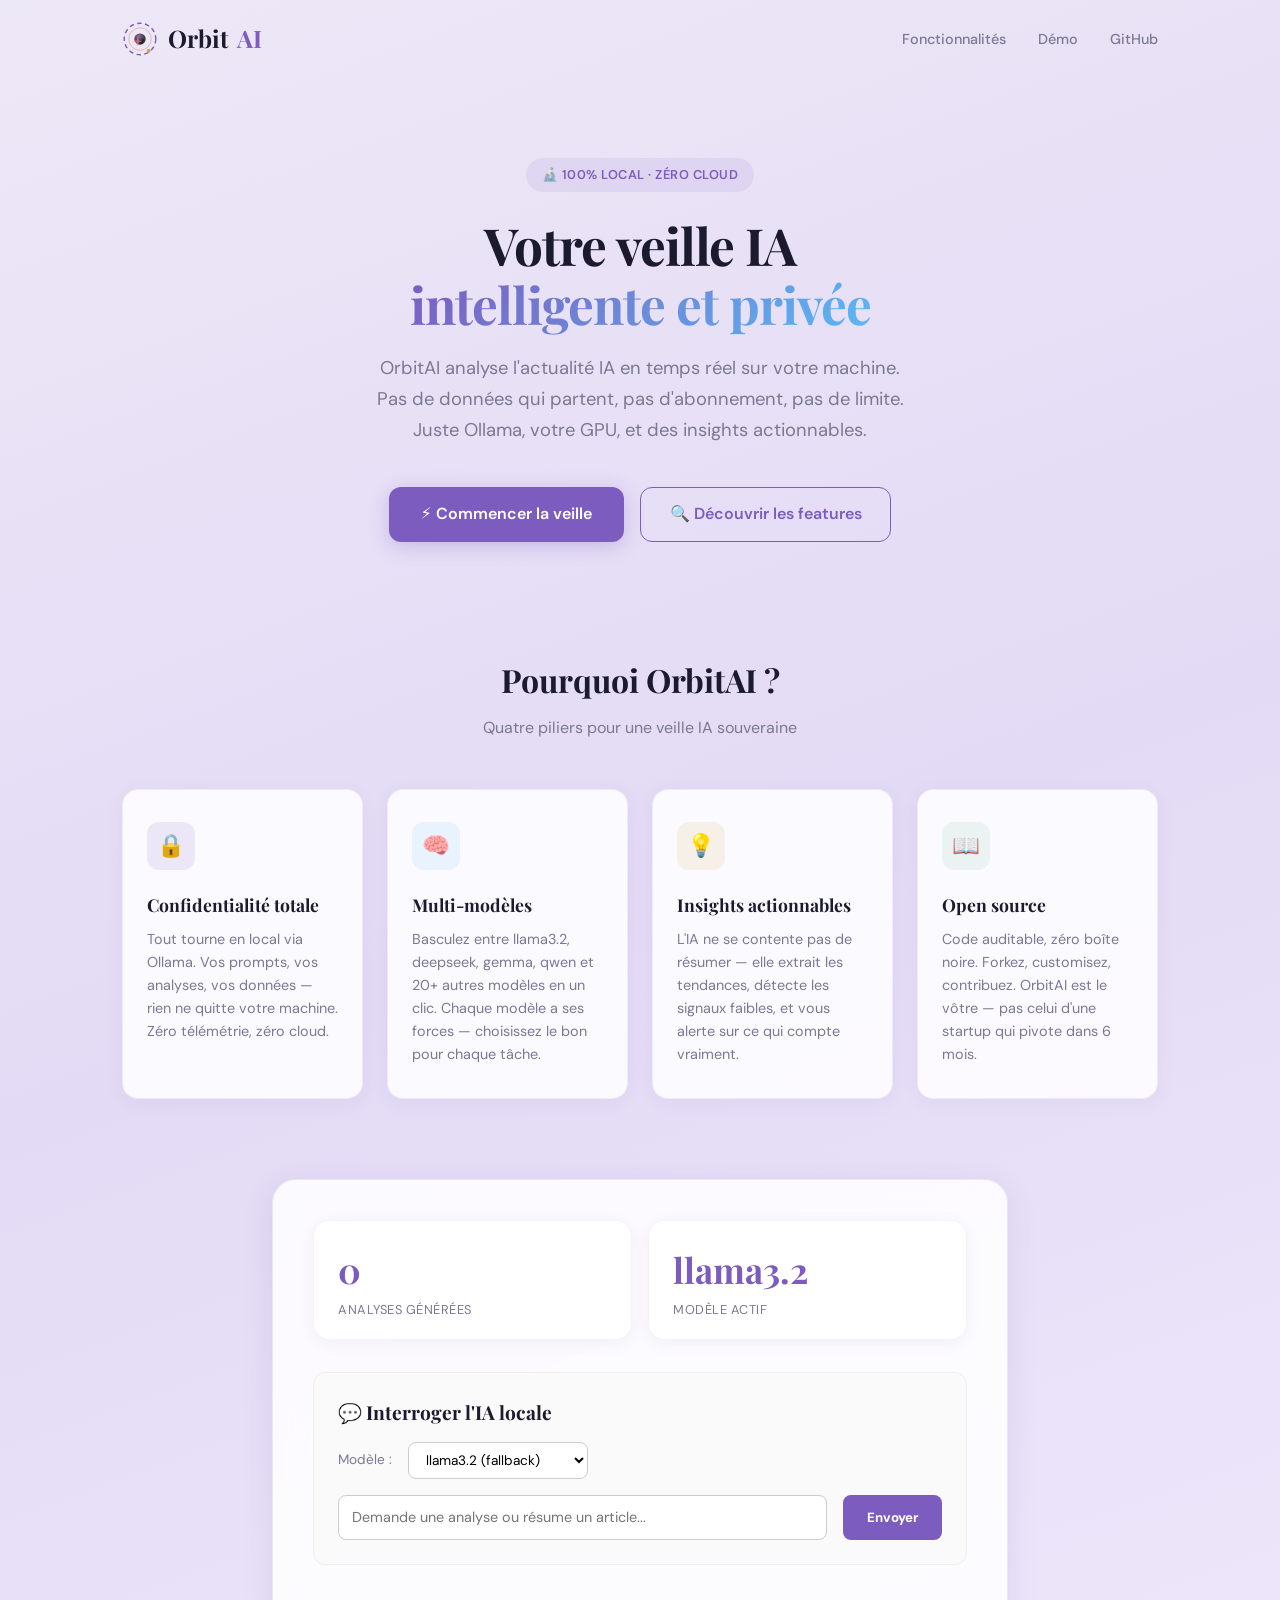
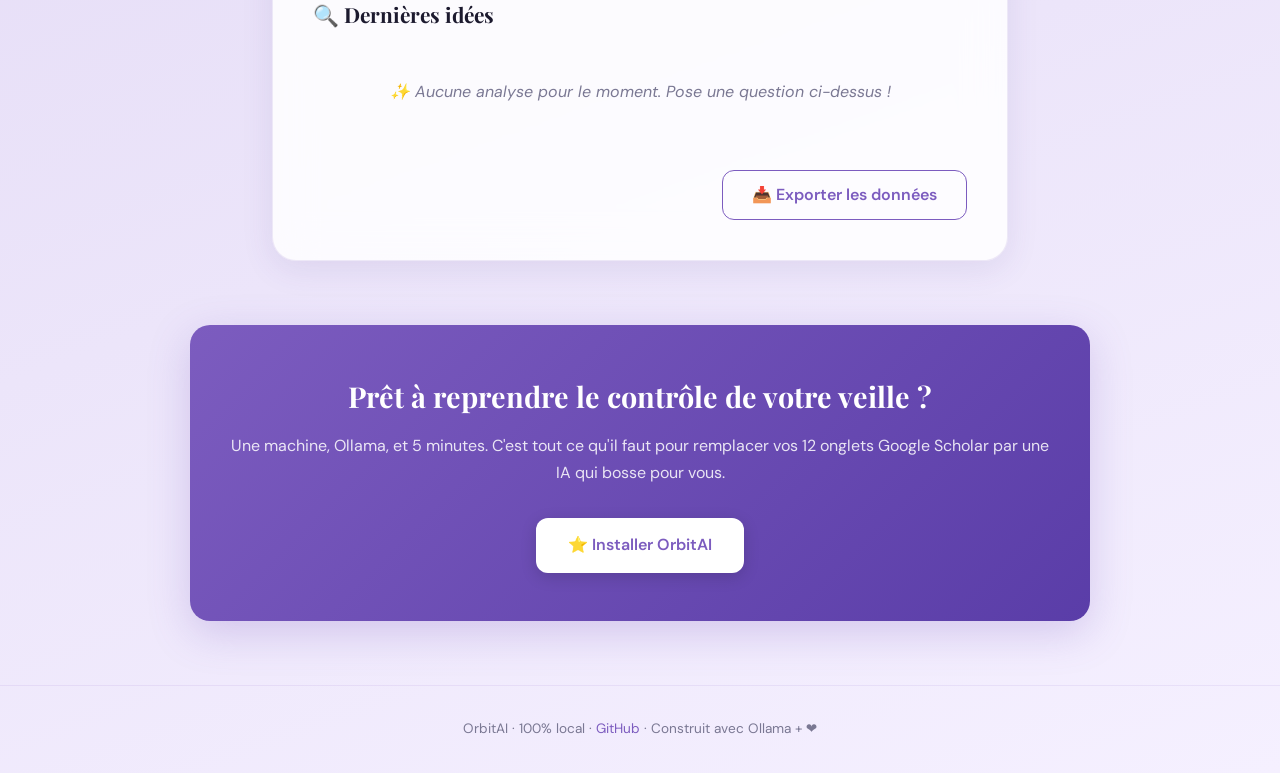
<file: index.html>
<!DOCTYPE html>
<html lang="fr">
<head>
  <meta charset="UTF-8" />
  <meta name="viewport" content="width=device-width, initial-scale=1.0" />
  <title>OrbitAI — Veille IA 100% Locale</title>

  <!-- Favicon -->
  <link rel="icon" type="image/svg+xml" href="assets/logo.svg" />

  <!-- Fonts -->
  <link href="https://fonts.googleapis.com/css2?family=Playfair+Display:ital,wght@0,400;0,700;1,400&family=DM+Sans:wght@300;400;500;600&display=swap" rel="stylesheet" />

  <!-- Styles -->
  <link rel="stylesheet" href="style.css" />
</head>
<body>

  <!-- ═══ Nav ═══════════════════════════════════════ -->
  <nav class="nav">
    <a href="/" class="nav-brand">
      <img src="assets/logo.svg" alt="OrbitAI logo" width="36" height="36" />
      Orbit<span>AI</span>
    </a>
    <ul class="nav-links">
      <li><a href="#features">Fonctionnalités</a></li>
      <li><a href="#demo">Démo</a></li>
      <li><a href="https://github.com/Mozy974/orbitai" target="_blank" rel="noopener">GitHub</a></li>
    </ul>
  </nav>

  <!-- ═══ Hero ══════════════════════════════════════ -->
  <section class="hero">
    <div class="hero-badge">🔬 100% local · zéro cloud</div>
    <h1>
      Votre veille IA<br />
      <span class="gradient">intelligente et privée</span>
    </h1>
    <p>
      OrbitAI analyse l'actualité IA en temps réel sur votre machine.
      Pas de données qui partent, pas d'abonnement, pas de limite.
      Juste Ollama, votre GPU, et des insights actionnables.
    </p>
    <div class="hero-actions">
      <a href="#demo" class="btn-primary">
        ⚡ Commencer la veille
      </a>
      <a href="#features" class="btn-outline">
        🔍 Découvrir les features
      </a>
    </div>
  </section>

  <!-- ═══ Features ══════════════════════════════════ -->
  <section class="features" id="features">
    <h2>Pourquoi OrbitAI ?</h2>
    <p class="features-subtitle">Quatre piliers pour une veille IA souveraine</p>

    <div class="feature-grid">

      <!-- Card 1: Privacy -->
      <div class="feature-card">
        <div class="feature-icon" style="background: rgba(124,92,191,0.12); color: var(--purple);">
          🔒
        </div>
        <h3>Confidentialité totale</h3>
        <p>
          Tout tourne en local via Ollama. Vos prompts, vos analyses, vos données —
          rien ne quitte votre machine. Zéro télémétrie, zéro cloud.
        </p>
      </div>

      <!-- Card 2: Multi-model -->
      <div class="feature-card">
        <div class="feature-icon" style="background: rgba(91,184,245,0.12); color: var(--sky);">
          🧠
        </div>
        <h3>Multi-modèles</h3>
        <p>
          Basculez entre llama3.2, deepseek, gemma, qwen et 20+ autres modèles
          en un clic. Chaque modèle a ses forces — choisissez le bon pour chaque tâche.
        </p>
      </div>

      <!-- Card 3: Insights -->
      <div class="feature-card">
        <div class="feature-icon" style="background: rgba(201,168,76,0.12); color: var(--gold);">
          💡
        </div>
        <h3>Insights actionnables</h3>
        <p>
          L'IA ne se contente pas de résumer — elle extrait les tendances,
          détecte les signaux faibles, et vous alerte sur ce qui compte vraiment.
        </p>
      </div>

      <!-- Card 4: Open Source -->
      <div class="feature-card">
        <div class="feature-icon" style="background: rgba(109,191,158,0.12); color: var(--sage);">
          📖
        </div>
        <h3>Open source</h3>
        <p>
          Code auditable, zéro boîte noire. Forkez, customisez, contribuez.
          OrbitAI est le vôtre — pas celui d'une startup qui pivote dans 6 mois.
        </p>
      </div>

    </div>
  </section>

  <!-- ═══ Demo (chat + insights) ════════════════════ -->
  <section id="demo" style="max-width: 800px; margin: 0 auto 4rem; padding: 0 2rem;">
    <div class="dashboard" style="background: var(--card-bg); backdrop-filter: blur(20px); border-radius: 24px; box-shadow: var(--shadow); padding: 2.5rem; border: 1px solid rgba(124,92,191,0.12);">

      <!-- Stats -->
      <div class="stats-row" style="display: flex; gap: 1rem; margin-bottom: 2rem;">
        <div class="stat-card" style="flex: 1; background: white; border-radius: 16px; padding: 1.2rem 1.5rem; box-shadow: 0 4px 16px rgba(80,60,140,0.06); border: 1px solid rgba(124,92,191,0.08);">
          <div class="stat-value" id="ideasCount" style="font-family: 'Playfair Display', serif; font-size: 2.2rem; font-weight: 700; color: var(--purple);">0</div>
          <div class="stat-label" style="font-size: 0.8rem; color: var(--muted); text-transform: uppercase; letter-spacing: 0.5px;">Analyses générées</div>
        </div>
        <div class="stat-card" style="flex: 1; background: white; border-radius: 16px; padding: 1.2rem 1.5rem; box-shadow: 0 4px 16px rgba(80,60,140,0.06); border: 1px solid rgba(124,92,191,0.08);">
          <div class="stat-value" id="modelName" style="font-family: 'Playfair Display', serif; font-size: 2.2rem; font-weight: 700; color: var(--purple);">llama3.2</div>
          <div class="stat-label" style="font-size: 0.8rem; color: var(--muted); text-transform: uppercase; letter-spacing: 0.5px;">Modèle actif</div>
        </div>
      </div>

      <!-- Chat -->
      <div class="chat-container" style="background: #fafafa; padding: 1.5rem; border-radius: 12px; border: 1px solid #eee;">
        <h3 style="font-family: 'Playfair Display', serif; font-size: 1.2rem; color: var(--ink);">💬 Interroger l'IA locale</h3>
        <div style="display: flex; gap: 1rem; align-items: center; margin-top: 0.8rem;">
          <label for="modelSelect" style="font-size: 0.85rem; color: var(--muted); white-space: nowrap;">Modèle :</label>
          <select id="modelSelect" style="padding: 0.5rem 0.8rem; border-radius: 8px; border: 1px solid #ccc; font-family: inherit; font-size: 0.85rem; background: white; min-width: 180px;">
            <option value="">Chargement...</option>
          </select>
        </div>
        <div class="chat-input-row" style="display: flex; gap: 1rem; margin-top: 1rem;">
          <input type="text" id="aiPrompt" placeholder="Demande une analyse ou résume un article..." style="flex: 1; padding: 0.8rem; border-radius: 8px; border: 1px solid #ccc; font-family: inherit; font-size: 0.9rem;" />
          <button id="askAiBtn" style="background: var(--primary); color: white; border: none; padding: 0.8rem 1.5rem; border-radius: 8px; font-weight: bold; cursor: pointer; font-family: inherit; transition: transform 0.2s, opacity 0.2s;">Envoyer</button>
        </div>
        <p id="aiLoading" style="display: none; color: #666; font-style: italic; margin-top: 1rem;">🧠 L'IA réfléchit (ça tourne sur ta machine)...</p>
      </div>

      <!-- Insights -->
      <div class="insights-section" style="margin-top: 2rem;">
        <h3 style="font-family: 'Playfair Display', serif; font-size: 1.3rem; color: var(--ink); margin-bottom: 1rem;">🔍 Dernières idées</h3>
        <ul id="insightsList" style="list-style: none; display: flex; flex-direction: column; gap: 0.6rem; max-height: 400px; overflow-y: auto; padding-right: 0.5rem;"></ul>
        <div id="emptyState" style="text-align: center; padding: 2rem; color: var(--muted); font-style: italic;">
          <p>✨ Aucune analyse pour le moment. Pose une question ci-dessus !</p>
        </div>
      </div>

      <!-- Actions -->
      <div class="actions-row" style="display: flex; gap: 1rem; margin-top: 2rem; justify-content: flex-end;">
        <button class="btn-outline" onclick="downloadData()">📥 Exporter les données</button>
      </div>

    </div>
  </section>

  <!-- ═══ CTA Banner ════════════════════════════════ -->
  <section class="cta-banner">
    <h2>Prêt à reprendre le contrôle de votre veille ?</h2>
    <p>
      Une machine, Ollama, et 5 minutes. C'est tout ce qu'il faut pour
      remplacer vos 12 onglets Google Scholar par une IA qui bosse pour vous.
    </p>
    <a href="https://github.com/Mozy974/orbitai" target="_blank" rel="noopener" class="btn-primary">
      ⭐ Installer OrbitAI
    </a>
  </section>

  <!-- ═══ Footer ════════════════════════════════════ -->
  <footer class="footer">
    <p>
      OrbitAI · 100% local · <a href="https://github.com/Mozy974/orbitai">GitHub</a> ·
      Construit avec Ollama + ❤️
    </p>
  </footer>

  <!-- Scripts -->
  <script src="script.js"></script>
</body>
</html>
</file>
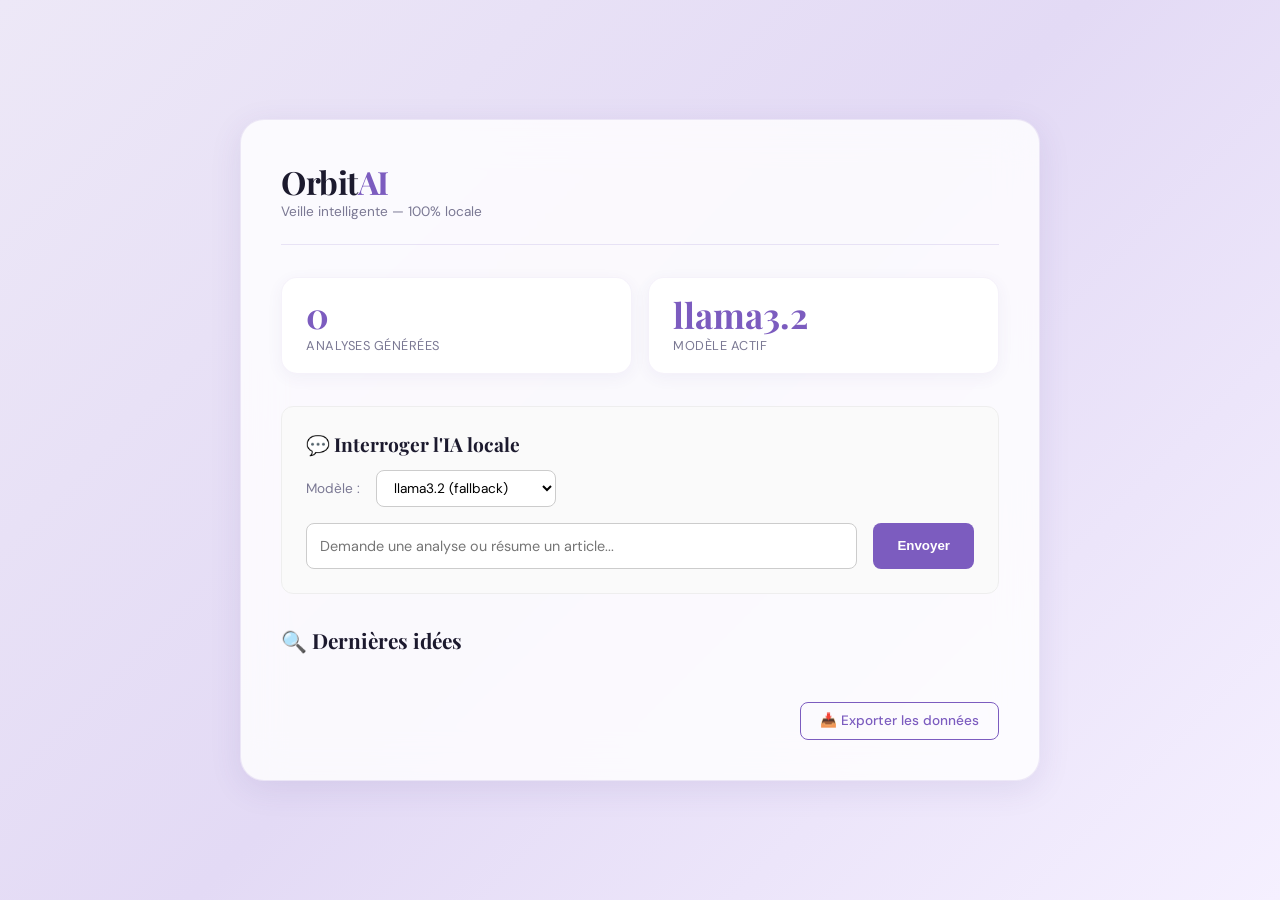
<file: dashboard.html>
<!DOCTYPE html>
<html lang="fr">
<head>
  <meta charset="UTF-8" />
  <meta name="viewport" content="width=device-width, initial-scale=1.0" />
  <title>OrbitAI — Veille IA Locale</title>
  <link href="https://fonts.googleapis.com/css2?family=Playfair+Display:ital,wght@0,400;0,700;1,400&family=DM+Sans:wght@300;400;500;600&display=swap" rel="stylesheet" />
  <style>
    :root {
      --ink:     #1c1a2e;
      --muted:   #7a7893;
      --soft:    #f0ecfa;
      --gold:    #c9a84c;
      --rose:    #e8738a;
      --sky:     #5bb8f5;
      --sage:    #6dbf9e;
      --purple:  #7c5cbf;
      --primary: #7c5cbf;
      --card-bg: rgba(255,255,255,0.82);
      --shadow:  0 8px 32px rgba(80,60,140,0.10);
    }

    *, *::before, *::after { box-sizing: border-box; margin: 0; padding: 0; }

    body {
      min-height: 100vh;
      display: flex;
      align-items: center;
      justify-content: center;
      font-family: 'DM Sans', sans-serif;
      background: linear-gradient(135deg, #ede8f7 0%, #e3daf5 50%, #f5f0ff 100%);
      padding: 2rem;
    }

    .dashboard {
      max-width: 800px;
      width: 100%;
      background: var(--card-bg);
      backdrop-filter: blur(20px);
      border-radius: 24px;
      box-shadow: var(--shadow);
      padding: 2.5rem;
      border: 1px solid rgba(124,92,191,0.12);
    }

    .dashboard-header {
      display: flex;
      align-items: center;
      gap: 1rem;
      margin-bottom: 2rem;
      padding-bottom: 1.5rem;
      border-bottom: 1px solid rgba(124,92,191,0.15);
    }

    .dashboard-header .logo {
      font-family: 'Playfair Display', serif;
      font-size: 2rem;
      font-weight: 700;
      color: var(--ink);
      letter-spacing: -0.5px;
    }

    .dashboard-header .logo span {
      color: var(--purple);
    }

    .dashboard-header .subtitle {
      font-size: 0.85rem;
      color: var(--muted);
      font-weight: 400;
    }

    .stats-row {
      display: flex;
      gap: 1rem;
      margin-bottom: 2rem;
    }

    .stat-card {
      flex: 1;
      background: white;
      border-radius: 16px;
      padding: 1.2rem 1.5rem;
      box-shadow: 0 4px 16px rgba(80,60,140,0.06);
      border: 1px solid rgba(124,92,191,0.08);
    }

    .stat-card .stat-value {
      font-family: 'Playfair Display', serif;
      font-size: 2.2rem;
      font-weight: 700;
      color: var(--purple);
      line-height: 1;
    }

    .stat-card .stat-label {
      font-size: 0.8rem;
      color: var(--muted);
      margin-top: 0.3rem;
      text-transform: uppercase;
      letter-spacing: 0.5px;
    }

    .insights-section h3 {
      font-family: 'Playfair Display', serif;
      font-size: 1.3rem;
      color: var(--ink);
      margin-bottom: 1rem;
    }

    #insightsList {
      list-style: none;
      display: flex;
      flex-direction: column;
      gap: 0.6rem;
      max-height: 400px;
      overflow-y: auto;
      padding-right: 0.5rem;
    }

    #insightsList li {
      padding: 1rem 1.2rem;
      border-radius: 12px;
      font-size: 0.9rem;
      line-height: 1.5;
      color: var(--ink);
      border: 1px solid rgba(124,92,191,0.08);
      animation: fadeIn 0.3s ease;
    }

    @keyframes fadeIn {
      from { opacity: 0; transform: translateY(-8px); }
      to   { opacity: 1; transform: translateY(0); }
    }

    #emptyState {
      text-align: center;
      padding: 2rem;
      color: var(--muted);
      font-style: italic;
    }

    .chat-container {
      background: #fafafa;
      padding: 1.5rem;
      border-radius: 12px;
      border: 1px solid #eee;
      margin-top: 2rem;
    }

    .chat-container h3 {
      font-family: 'Playfair Display', serif;
      font-size: 1.2rem;
      color: var(--ink);
    }

    .chat-input-row {
      display: flex;
      gap: 1rem;
      margin-top: 1rem;
    }

    #aiPrompt {
      flex: 1;
      padding: 0.8rem;
      border-radius: 8px;
      border: 1px solid #ccc;
      font-family: inherit;
      font-size: 0.9rem;
    }

    #askAiBtn {
      background-color: var(--primary);
      color: white;
      border: none;
      padding: 0.8rem 1.5rem;
      border-radius: 8px;
      font-weight: bold;
      cursor: pointer;
      transition: transform 0.2s, opacity 0.2s;
    }

    #askAiBtn:hover:not(:disabled) {
      transform: scale(1.03);
    }

    #askAiBtn:disabled {
      opacity: 0.5;
      cursor: not-allowed;
    }

    #aiLoading {
      display: none;
      color: #666;
      font-style: italic;
      margin-top: 1rem;
    }

    .actions-row {
      display: flex;
      gap: 1rem;
      margin-top: 2rem;
      justify-content: flex-end;
    }

    .btn-secondary {
      background: transparent;
      border: 1px solid var(--purple);
      color: var(--purple);
      padding: 0.6rem 1.2rem;
      border-radius: 8px;
      font-weight: 500;
      cursor: pointer;
      font-family: inherit;
      font-size: 0.85rem;
      transition: background 0.2s;
    }

    .btn-secondary:hover {
      background: rgba(124,92,191,0.08);
    }
  </style>
</head>
<body>
  <div class="dashboard">
    <!-- Header -->
    <div class="dashboard-header">
      <div>
        <div class="logo">Orbit<span>AI</span></div>
        <div class="subtitle">Veille intelligente — 100% locale</div>
      </div>
    </div>

    <!-- Stats -->
    <div class="stats-row">
      <div class="stat-card">
        <div class="stat-value" id="ideasCount">0</div>
        <div class="stat-label">Analyses générées</div>
      </div>
      <div class="stat-card">
        <div class="stat-value" id="modelName">llama3.2</div>
        <div class="stat-label">Modèle actif</div>
      </div>
    </div>

    <!-- Chat IA -->
    <div class="chat-container">
      <h3>💬 Interroger l'IA locale</h3>
      <div style="display: flex; gap: 1rem; align-items: center; margin-top: 0.8rem;">
        <label for="modelSelect" style="font-size: 0.85rem; color: var(--muted); white-space: nowrap;">Modèle :</label>
        <select id="modelSelect" style="padding: 0.5rem 0.8rem; border-radius: 8px; border: 1px solid #ccc; font-family: inherit; font-size: 0.85rem; background: white; min-width: 180px;">
          <option value="">Chargement...</option>
        </select>
      </div>
      <div class="chat-input-row">
        <input type="text" id="aiPrompt" placeholder="Demande une analyse ou résume un article..." />
        <button id="askAiBtn">Envoyer</button>
      </div>
      <p id="aiLoading">🧠 L'IA réfléchit (ça tourne sur ta machine)...</p>
    </div>

    <!-- Insights -->
    <div class="insights-section" style="margin-top: 2rem;">
      <h3>🔍 Dernières idées</h3>
      <ul id="insightsList"></ul>
      <div id="emptyState" style="display: none;">
        <p>✨ Aucune analyse pour le moment. Pose une question ci-dessus !</p>
      </div>
    </div>

    <!-- Actions -->
    <div class="actions-row">
      <button class="btn-secondary" onclick="downloadData()">📥 Exporter les données</button>
    </div>
  </div>

  <script src="script.js"></script>
</body>
</html>
</file>
<file: style.css>
/* ═══════════════════════════════════════════════════════
   OrbitAI — Style
   Palette: ink #1c1a2e, purple #7c5cbf, gold #c9a84c,
            rose #e8738a, sky #5bb8f5, sage #6dbf9e
   ═══════════════════════════════════════════════════════ */

/* ── Reset & Base ─────────────────────────────────── */
*, *::before, *::after { box-sizing: border-box; margin: 0; padding: 0; }

:root {
  --ink:    #1c1a2e;
  --muted:  #7a7893;
  --soft:   #f0ecfa;
  --gold:   #c9a84c;
  --rose:   #e8738a;
  --sky:    #5bb8f5;
  --sage:   #6dbf9e;
  --purple: #7c5cbf;
  --primary: #7c5cbf;
  --card-bg: rgba(255,255,255,0.85);
  --shadow: 0 8px 32px rgba(80,60,140,0.10);
  --radius: 16px;
}

html { scroll-behavior: smooth; }

body {
  font-family: 'DM Sans', system-ui, -apple-system, sans-serif;
  background: linear-gradient(160deg, #ede8f7 0%, #e3daf5 40%, #f5f0ff 100%);
  color: var(--ink);
  line-height: 1.65;
  min-height: 100vh;
}

h1, h2, h3 { font-family: 'Playfair Display', Georgia, serif; }

/* ── Nav ──────────────────────────────────────────── */
.nav {
  display: flex;
  align-items: center;
  justify-content: space-between;
  padding: 1.2rem 2rem;
  max-width: 1100px;
  margin: 0 auto;
}

.nav-brand {
  display: flex;
  align-items: center;
  gap: 0.6rem;
  font-family: 'Playfair Display', serif;
  font-size: 1.5rem;
  font-weight: 700;
  color: var(--ink);
  text-decoration: none;
}

.nav-brand img { width: 36px; height: 36px; }

.nav-brand span { color: var(--purple); }

.nav-links {
  display: flex;
  gap: 2rem;
  list-style: none;
}

.nav-links a {
  text-decoration: none;
  color: var(--muted);
  font-weight: 500;
  font-size: 0.9rem;
  transition: color 0.2s;
}

.nav-links a:hover { color: var(--purple); }

/* ── Hero ─────────────────────────────────────────── */
.hero {
  text-align: center;
  padding: 5rem 2rem 4rem;
  max-width: 800px;
  margin: 0 auto;
}

.hero-badge {
  display: inline-block;
  background: rgba(124,92,191,0.1);
  color: var(--purple);
  font-size: 0.8rem;
  font-weight: 600;
  padding: 0.4rem 1rem;
  border-radius: 20px;
  margin-bottom: 1.5rem;
  letter-spacing: 0.5px;
  text-transform: uppercase;
}

.hero h1 {
  font-size: 3.2rem;
  font-weight: 700;
  line-height: 1.15;
  letter-spacing: -1px;
  margin-bottom: 1.2rem;
}

.hero h1 .gradient {
  background: linear-gradient(135deg, var(--purple) 0%, var(--sky) 100%);
  -webkit-background-clip: text;
  -webkit-text-fill-color: transparent;
  background-clip: text;
}

.hero p {
  font-size: 1.15rem;
  color: var(--muted);
  max-width: 550px;
  margin: 0 auto 2.5rem;
  line-height: 1.7;
}

.hero-actions {
  display: flex;
  gap: 1rem;
  justify-content: center;
  flex-wrap: wrap;
}

.btn-primary {
  display: inline-flex;
  align-items: center;
  gap: 0.5rem;
  background: var(--purple);
  color: white;
  border: none;
  padding: 0.9rem 2rem;
  border-radius: 12px;
  font-weight: 600;
  font-size: 1rem;
  font-family: inherit;
  cursor: pointer;
  text-decoration: none;
  transition: transform 0.2s, box-shadow 0.2s;
  box-shadow: 0 4px 20px rgba(124,92,191,0.3);
}

.btn-primary:hover {
  transform: translateY(-2px);
  box-shadow: 0 8px 30px rgba(124,92,191,0.4);
}

.btn-outline {
  display: inline-flex;
  align-items: center;
  gap: 0.5rem;
  background: transparent;
  border: 1.5px solid var(--purple);
  color: var(--purple);
  padding: 0.85rem 1.8rem;
  border-radius: 12px;
  font-weight: 600;
  font-size: 1rem;
  font-family: inherit;
  cursor: pointer;
  text-decoration: none;
  transition: background 0.2s;
}

.btn-outline:hover { background: rgba(124,92,191,0.06); }

/* ── Features ─────────────────────────────────────── */
.features {
  max-width: 1100px;
  margin: 0 auto;
  padding: 3rem 2rem 5rem;
}

.features h2 {
  text-align: center;
  font-size: 2rem;
  margin-bottom: 0.5rem;
  color: var(--ink);
}

.features-subtitle {
  text-align: center;
  color: var(--muted);
  margin-bottom: 3rem;
  font-size: 1rem;
}

.feature-grid {
  display: grid;
  grid-template-columns: repeat(auto-fit, minmax(240px, 1fr));
  gap: 1.5rem;
}

.feature-card {
  background: var(--card-bg);
  backdrop-filter: blur(16px);
  border-radius: var(--radius);
  padding: 2rem 1.5rem;
  border: 1px solid rgba(124,92,191,0.1);
  box-shadow: 0 4px 20px rgba(80,60,140,0.05);
  transition: transform 0.25s, box-shadow 0.25s;
}

.feature-card:hover {
  transform: translateY(-4px);
  box-shadow: 0 12px 36px rgba(80,60,140,0.12);
}

.feature-icon {
  width: 48px;
  height: 48px;
  border-radius: 12px;
  display: flex;
  align-items: center;
  justify-content: center;
  font-size: 1.4rem;
  margin-bottom: 1.2rem;
}

.feature-card h3 {
  font-size: 1.1rem;
  margin-bottom: 0.6rem;
  color: var(--ink);
}

.feature-card p {
  font-size: 0.9rem;
  color: var(--muted);
  line-height: 1.6;
}

/* ── CTA Banner ───────────────────────────────────── */
.cta-banner {
  max-width: 900px;
  margin: 0 auto 4rem;
  background: linear-gradient(135deg, var(--purple), #5a3da8);
  border-radius: 20px;
  padding: 3rem 2rem;
  text-align: center;
  color: white;
  box-shadow: 0 12px 40px rgba(124,92,191,0.25);
}

.cta-banner h2 {
  font-size: 1.8rem;
  margin-bottom: 0.8rem;
}

.cta-banner p {
  opacity: 0.85;
  margin-bottom: 2rem;
  font-size: 1rem;
}

.cta-banner .btn-primary {
  background: white;
  color: var(--purple);
  box-shadow: 0 4px 16px rgba(0,0,0,0.15);
}

.cta-banner .btn-primary:hover {
  box-shadow: 0 8px 24px rgba(0,0,0,0.2);
}

/* ── Footer ───────────────────────────────────────── */
.footer {
  text-align: center;
  padding: 2rem;
  color: var(--muted);
  font-size: 0.85rem;
  border-top: 1px solid rgba(124,92,191,0.1);
}

.footer a {
  color: var(--purple);
  text-decoration: none;
}

/* ── Responsive ───────────────────────────────────── */
@media (max-width: 768px) {
  .hero h1 { font-size: 2.2rem; }
  .hero { padding: 3rem 1.5rem 2rem; }
  .nav { padding: 1rem 1.5rem; }
  .nav-links { gap: 1rem; }
  .feature-grid { grid-template-columns: 1fr; }
  .cta-banner { margin: 0 1rem 3rem; padding: 2rem 1.5rem; }
}

@media (max-width: 480px) {
  .hero h1 { font-size: 1.8rem; }
  .hero-actions { flex-direction: column; align-items: center; }
  .btn-primary, .btn-outline { width: 100%; justify-content: center; }
}
</file>
